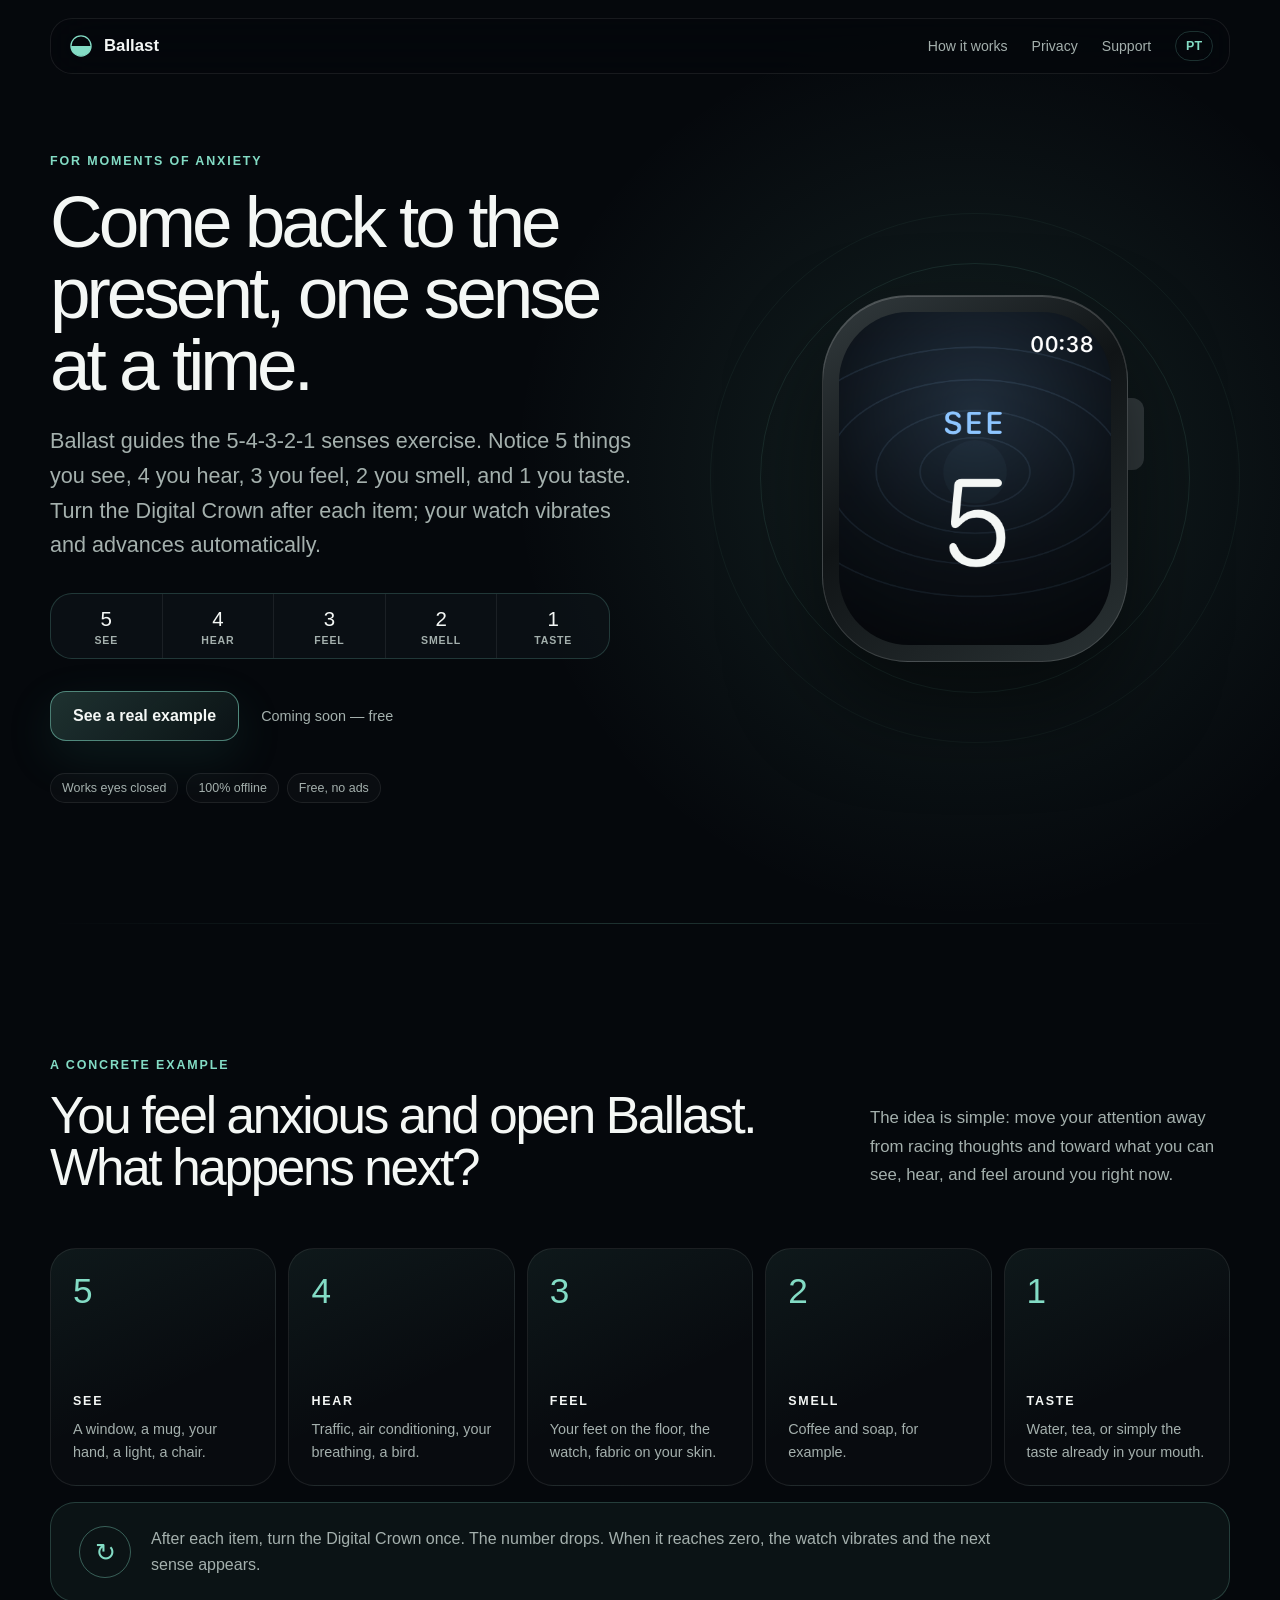
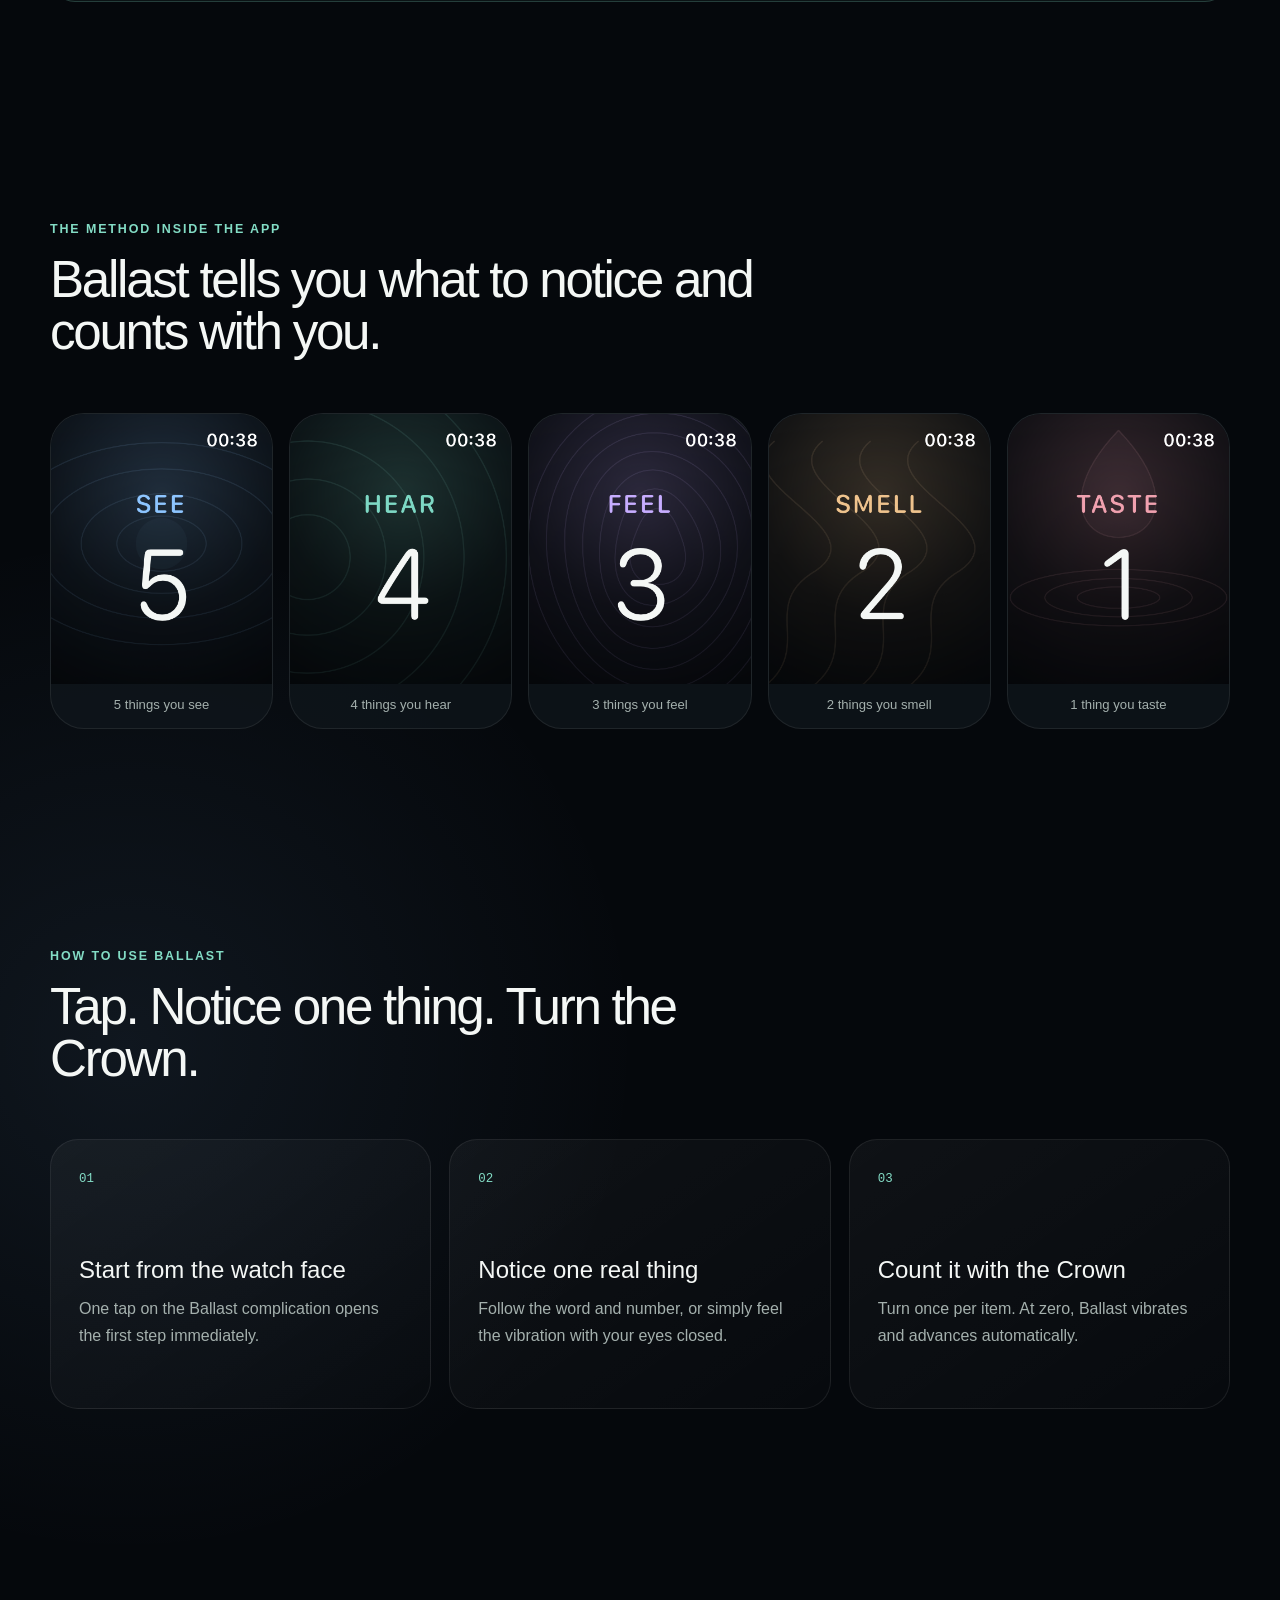
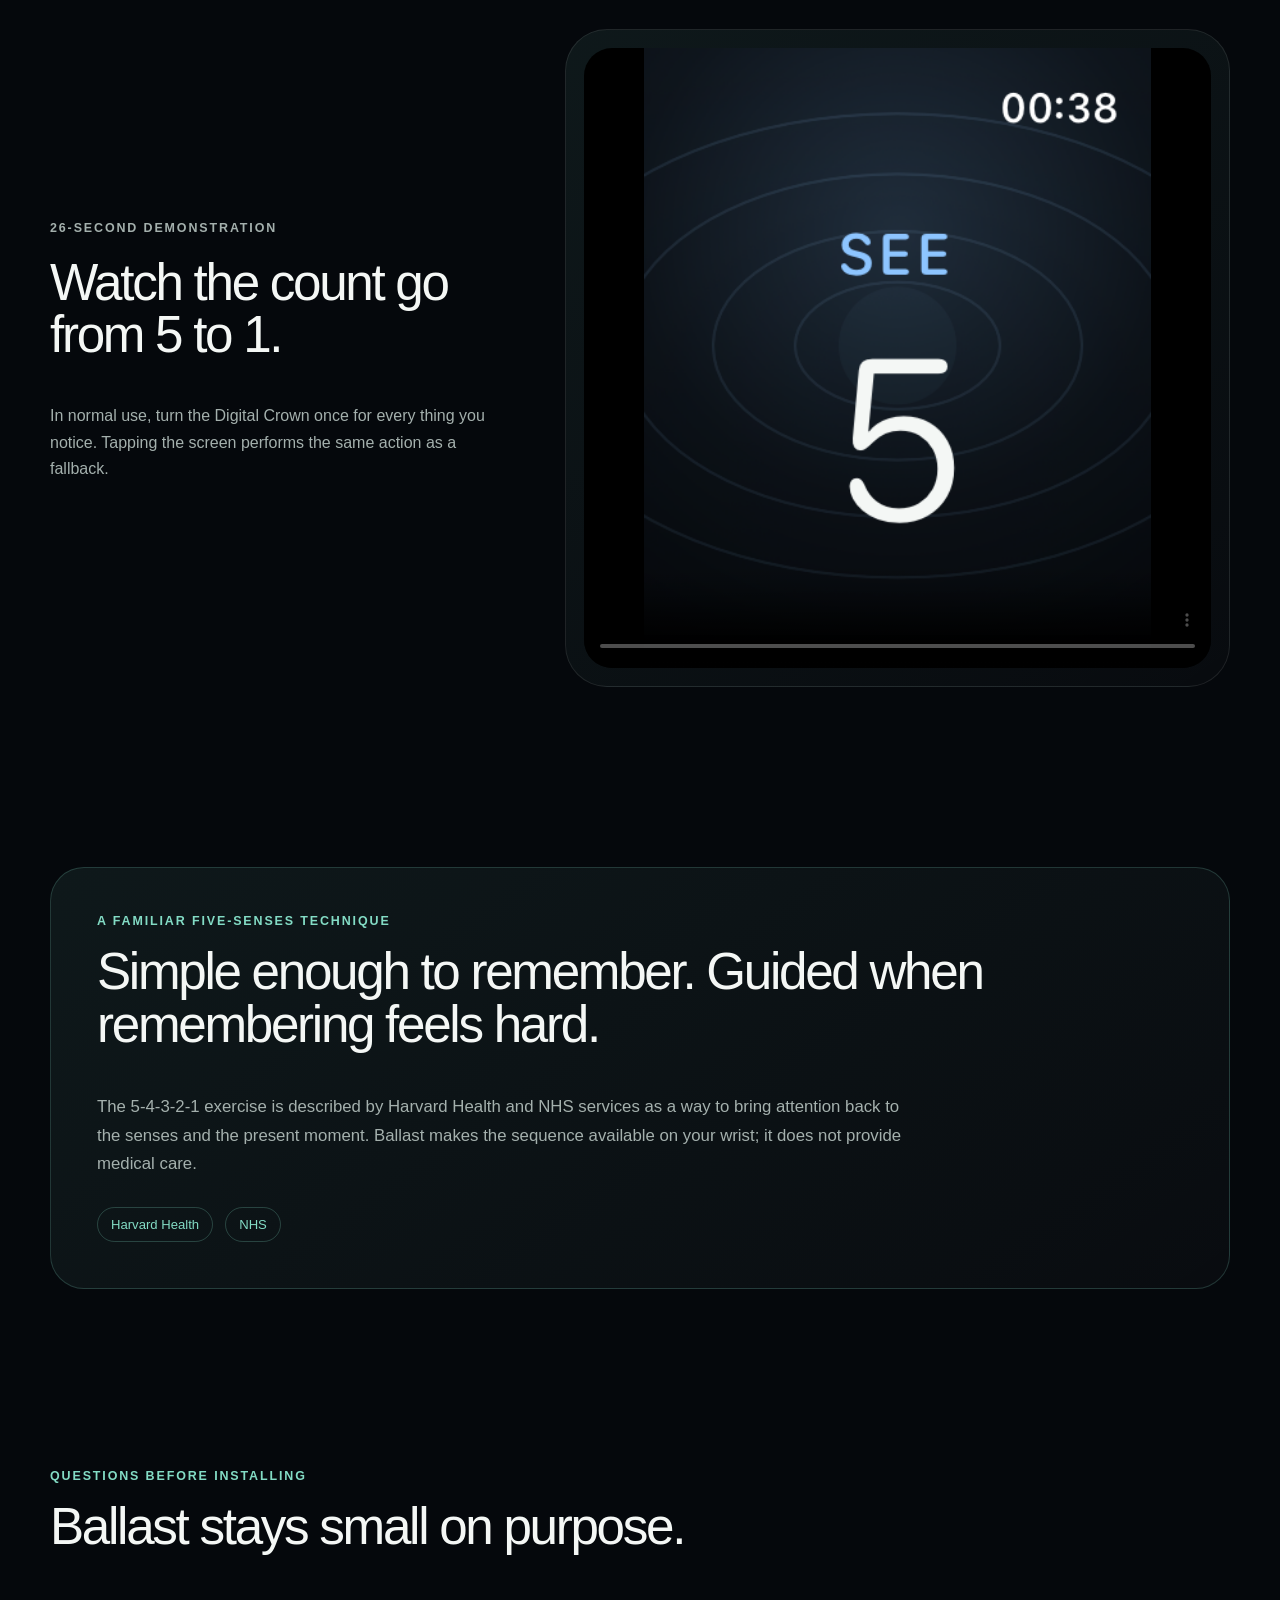
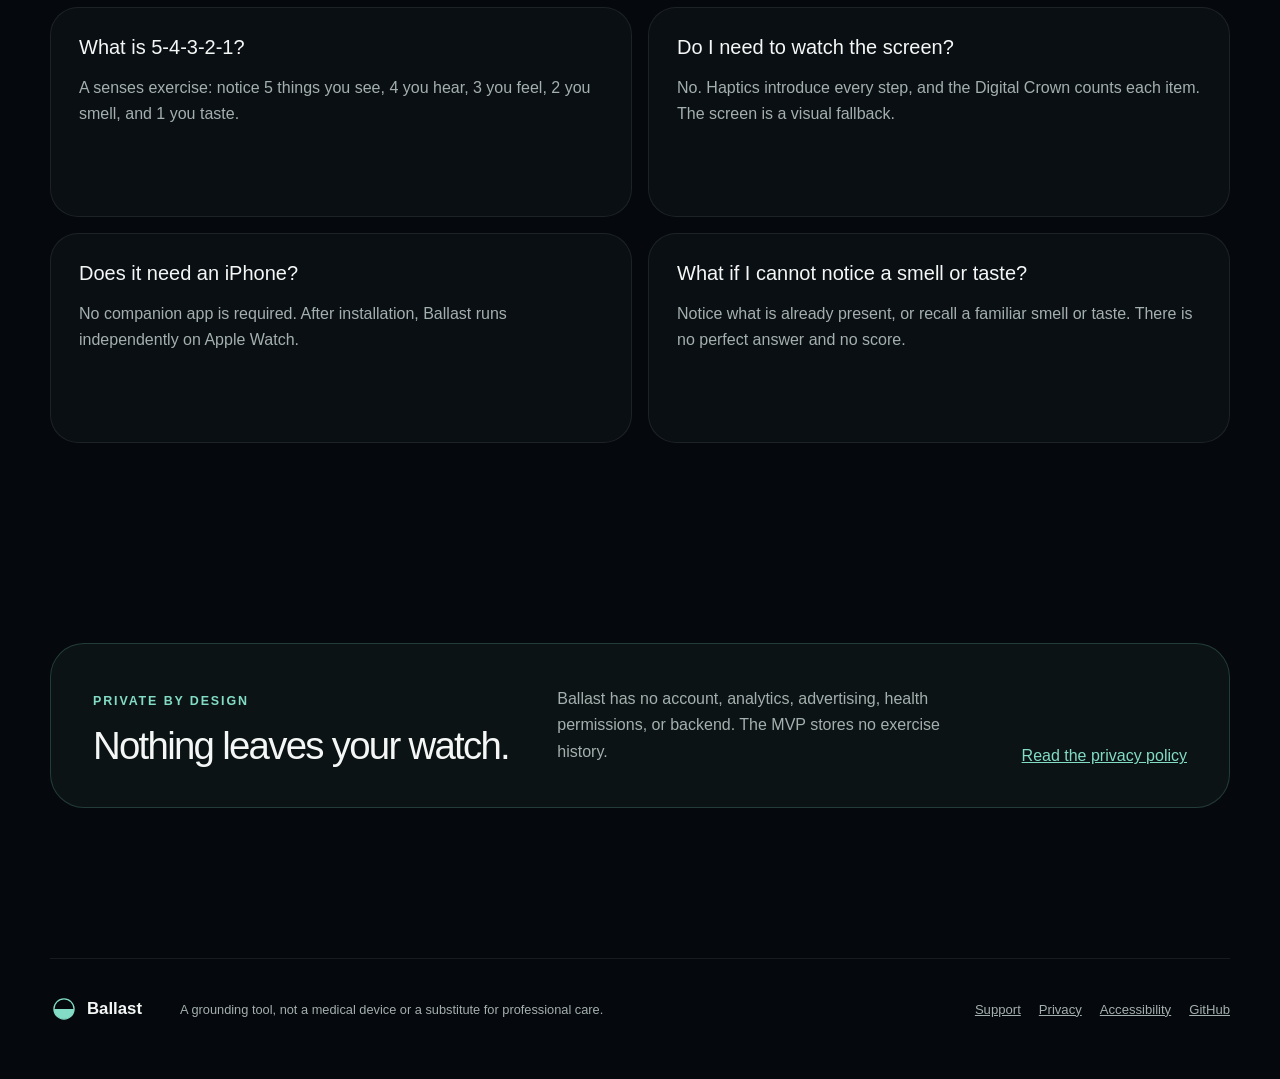
<file: docs/index.html>
<!doctype html>
<html lang="en">
<head>
  <meta charset="utf-8">
  <meta name="viewport" content="width=device-width, initial-scale=1">
  <meta name="theme-color" content="#05080c">
  <meta name="description" content="Ballast is a private, haptic-first grounding exercise for Apple Watch.">
  <meta property="og:type" content="website">
  <meta property="og:title" content="Ballast — Come back to the present">
  <meta property="og:description" content="A private, haptic-first 5-4-3-2-1 exercise for Apple Watch.">
  <meta property="og:url" content="https://addodelgrossi.github.io/ballast/">
  <meta property="og:image" content="https://addodelgrossi.github.io/ballast/assets/screenshots/en-US/02-see.png">
  <meta name="twitter:card" content="summary">
  <title>Ballast — Grounding on your wrist</title>
  <link rel="canonical" href="https://addodelgrossi.github.io/ballast/">
  <link rel="icon" href="assets/ballast-mark.svg" type="image/svg+xml">
  <link rel="stylesheet" href="styles.css">
  <script type="application/ld+json">
    {
      "@context": "https://schema.org",
      "@type": "SoftwareApplication",
      "name": "Ballast",
      "applicationCategory": "HealthApplication",
      "operatingSystem": "watchOS 11 or later",
      "description": "A private, haptic-first 5-4-3-2-1 senses exercise for Apple Watch.",
      "offers": { "@type": "Offer", "price": "0", "priceCurrency": "USD" },
      "url": "https://addodelgrossi.github.io/ballast/"
    }
  </script>
</head>
<body>
  <header class="site-header">
    <a class="brand" href="#top" aria-label="Ballast home">
      <svg class="brand-mark" viewBox="0 0 64 64" aria-hidden="true">
        <circle cx="32" cy="32" r="23" fill="none" stroke="currentColor" stroke-width="3"/>
        <path d="M9 32h46A23 23 0 0 1 9 32Z" fill="currentColor"/>
      </svg>
      <span>Ballast</span>
    </a>
    <nav aria-label="Main navigation">
      <a href="#how" data-en="How it works" data-pt="Como funciona">How it works</a>
      <a href="privacy/" data-en="Privacy" data-pt="Privacidade">Privacy</a>
      <a href="support/" data-en="Support" data-pt="Suporte">Support</a>
      <button class="language-button" type="button" aria-label="Mudar idioma" data-language-toggle>PT</button>
    </nav>
  </header>

  <main id="top">
    <section class="hero section-shell">
      <div class="hero-copy">
        <p class="eyebrow" data-en="For moments of anxiety" data-pt="Para quando a ansiedade apertar">For moments of anxiety</p>
        <h1 data-en="Come back to the present, one sense at a time." data-pt="Seu Apple Watch ajuda você a voltar ao presente.">Come back to the present, one sense at a time.</h1>
        <p class="hero-description" data-en="Ballast guides the 5-4-3-2-1 senses exercise. Notice 5 things you see, 4 you hear, 3 you feel, 2 you smell, and 1 you taste. Turn the Digital Crown after each item; your watch vibrates and advances automatically." data-pt="Ballast guia a técnica dos 5 sentidos 5-4-3-2-1: perceba 5 coisas que vê, 4 que ouve, 3 que sente, 2 cheiros e 1 sabor. A cada item, gire a Coroa. O relógio vibra e avança sozinho.">Ballast guides the 5-4-3-2-1 senses exercise. Notice 5 things you see, 4 you hear, 3 you feel, 2 you smell, and 1 you taste. Turn the Digital Crown after each item; your watch vibrates and advances automatically.</p>
        <div class="method-line" aria-label="5-4-3-2-1 sequence">
          <span><strong>5</strong><small data-en="see" data-pt="veja">see</small></span>
          <span><strong>4</strong><small data-en="hear" data-pt="ouça">hear</small></span>
          <span><strong>3</strong><small data-en="feel" data-pt="sinta">feel</small></span>
          <span><strong>2</strong><small data-en="smell" data-pt="cheire">smell</small></span>
          <span><strong>1</strong><small data-en="taste" data-pt="saboreie">taste</small></span>
        </div>
        <div class="hero-actions">
          <a class="primary-action" href="#example" data-en="See a real example" data-pt="Veja um exemplo real">See a real example</a>
          <span class="availability" data-en="Coming soon — free" data-pt="Em breve — grátis">Coming soon — free</span>
        </div>
        <ul class="feature-pills" aria-label="Product highlights">
          <li data-en="Works eyes closed" data-pt="Funciona de olhos fechados">Works eyes closed</li>
          <li data-en="100% offline" data-pt="100% offline">100% offline</li>
          <li data-en="Free, no ads" data-pt="Grátis, sem anúncios">Free, no ads</li>
        </ul>
      </div>

      <div class="watch-stage" aria-label="Ballast running on Apple Watch">
        <div class="ambient-orbit orbit-one"></div>
        <div class="ambient-orbit orbit-two"></div>
        <div class="watch-case">
          <div class="watch-crown"></div>
          <img src="assets/screenshots/en-US/02-see.png" data-en-src="assets/screenshots/en-US/02-see.png" data-pt-src="assets/screenshots/pt-BR/02-see.png" alt="Ballast showing the first grounding step on Apple Watch">
        </div>
      </div>
    </section>

    <section class="example-section section-shell" id="example" aria-labelledby="example-title">
      <div class="example-intro">
        <p class="eyebrow" data-en="A concrete example" data-pt="Um exemplo concreto">A concrete example</p>
        <h2 id="example-title" data-en="You feel anxious and open Ballast. What happens next?" data-pt="A ansiedade apertou. Você abre o Ballast. E agora?">You feel anxious and open Ballast. What happens next?</h2>
        <p class="grounding-definition" data-en="The idea is simple: move your attention away from racing thoughts and toward what you can see, hear, and feel around you right now." data-pt="A ideia é simples: tirar o foco dos pensamentos acelerados e prestar atenção no que você vê, ouve e sente ao seu redor, agora.">The idea is simple: move your attention away from racing thoughts and toward what you can see, hear, and feel around you right now.</p>
      </div>

      <ol class="example-flow">
        <li>
          <span class="example-count">5</span>
          <div><strong data-en="SEE" data-pt="VEJA">SEE</strong><p data-en="A window, a mug, your hand, a light, a chair." data-pt="Uma janela, uma caneca, sua mão, uma luz, uma cadeira.">A window, a mug, your hand, a light, a chair.</p></div>
        </li>
        <li>
          <span class="example-count">4</span>
          <div><strong data-en="HEAR" data-pt="OUÇA">HEAR</strong><p data-en="Traffic, air conditioning, your breathing, a bird." data-pt="O trânsito, o ar-condicionado, sua respiração, um pássaro.">Traffic, air conditioning, your breathing, a bird.</p></div>
        </li>
        <li>
          <span class="example-count">3</span>
          <div><strong data-en="FEEL" data-pt="SINTA">FEEL</strong><p data-en="Your feet on the floor, the watch, fabric on your skin." data-pt="Seus pés no chão, o relógio no pulso, o tecido na pele.">Your feet on the floor, the watch, fabric on your skin.</p></div>
        </li>
        <li>
          <span class="example-count">2</span>
          <div><strong data-en="SMELL" data-pt="CHEIRE">SMELL</strong><p data-en="Coffee and soap, for example." data-pt="Café e sabonete, por exemplo.">Coffee and soap, for example.</p></div>
        </li>
        <li>
          <span class="example-count">1</span>
          <div><strong data-en="TASTE" data-pt="SABOREIE">TASTE</strong><p data-en="Water, tea, or simply the taste already in your mouth." data-pt="Água, chá ou simplesmente o sabor que já está na sua boca.">Water, tea, or simply the taste already in your mouth.</p></div>
        </li>
      </ol>

      <div class="crown-explanation">
        <div class="crown-icon" aria-hidden="true">↻</div>
        <p data-en="After each item, turn the Digital Crown once. The number drops. When it reaches zero, the watch vibrates and the next sense appears." data-pt="Depois de cada item, gire a Coroa Digital uma vez. O número diminui. Ao chegar a zero, o relógio vibra e o próximo sentido aparece.">After each item, turn the Digital Crown once. The number drops. When it reaches zero, the watch vibrates and the next sense appears.</p>
      </div>
    </section>

    <section class="sensory-section section-shell" aria-labelledby="senses-title">
      <div class="section-heading">
        <p class="eyebrow" data-en="The method inside the app" data-pt="O método dentro do app">The method inside the app</p>
        <h2 id="senses-title" data-en="Ballast tells you what to notice and counts with you." data-pt="Ballast diz o que perceber e faz a contagem com você.">Ballast tells you what to notice and counts with you.</h2>
      </div>
      <div class="sensory-strip">
        <figure><img src="assets/screenshots/en-US/02-see.png" data-en-src="assets/screenshots/en-US/02-see.png" data-pt-src="assets/screenshots/pt-BR/02-see.png" alt="First grounding step"><figcaption data-en="5 things you see" data-pt="5 coisas que você vê">5 things you see</figcaption></figure>
        <figure><img src="assets/screenshots/en-US/03-hear.png" data-en-src="assets/screenshots/en-US/03-hear.png" data-pt-src="assets/screenshots/pt-BR/03-hear.png" alt="Second grounding step"><figcaption data-en="4 things you hear" data-pt="4 coisas que você ouve">4 things you hear</figcaption></figure>
        <figure><img src="assets/screenshots/en-US/04-feel.png" data-en-src="assets/screenshots/en-US/04-feel.png" data-pt-src="assets/screenshots/pt-BR/04-feel.png" alt="Third grounding step"><figcaption data-en="3 things you feel" data-pt="3 coisas que você sente">3 things you feel</figcaption></figure>
        <figure><img src="assets/screenshots/en-US/05-smell.png" data-en-src="assets/screenshots/en-US/05-smell.png" data-pt-src="assets/screenshots/pt-BR/05-smell.png" alt="Fourth grounding step"><figcaption data-en="2 things you smell" data-pt="2 coisas que você cheira">2 things you smell</figcaption></figure>
        <figure><img src="assets/screenshots/en-US/06-taste.png" data-en-src="assets/screenshots/en-US/06-taste.png" data-pt-src="assets/screenshots/pt-BR/06-taste.png" alt="Fifth grounding step"><figcaption data-en="1 thing you taste" data-pt="1 coisa que você saboreia">1 thing you taste</figcaption></figure>
      </div>
    </section>

    <section class="how-section section-shell" id="how" aria-labelledby="how-title">
      <div class="section-heading">
        <p class="eyebrow" data-en="How to use Ballast" data-pt="Como usar o Ballast">How to use Ballast</p>
        <h2 id="how-title" data-en="Tap. Notice one thing. Turn the Crown." data-pt="Toque. Perceba uma coisa. Gire a Coroa.">Tap. Notice one thing. Turn the Crown.</h2>
      </div>
      <div class="steps-grid">
        <article>
          <span class="step-number">01</span>
          <h3 data-en="Start from the watch face" data-pt="Comece pelo mostrador">Start from the watch face</h3>
          <p data-en="One tap on the Ballast complication opens the first step immediately." data-pt="Um toque no ícone do Ballast no mostrador abre a primeira etapa imediatamente.">One tap on the Ballast complication opens the first step immediately.</p>
        </article>
        <article>
          <span class="step-number">02</span>
          <h3 data-en="Notice one real thing" data-pt="Perceba uma coisa real">Notice one real thing</h3>
          <p data-en="Follow the word and number, or simply feel the vibration with your eyes closed." data-pt="Siga a palavra e o número ou apenas sinta a vibração, mesmo de olhos fechados.">Follow the word and number, or simply feel the vibration with your eyes closed.</p>
        </article>
        <article>
          <span class="step-number">03</span>
          <h3 data-en="Count it with the Crown" data-pt="Conte com a Coroa">Count it with the Crown</h3>
          <p data-en="Turn once per item. At zero, Ballast vibrates and advances automatically." data-pt="Gire uma vez por item. Ao zerar, Ballast vibra e avança automaticamente.">Turn once per item. At zero, Ballast vibrates and advances automatically.</p>
        </article>
      </div>
    </section>

    <section class="demo-section section-shell" id="demo" aria-labelledby="demo-title">
      <div class="demo-copy">
        <p class="eyebrow" data-en="26-second demonstration" data-pt="Demonstração de 26 segundos">26-second demonstration</p>
        <h2 id="demo-title" data-en="Watch the count go from 5 to 1." data-pt="Veja a contagem ir de 5 até 1.">Watch the count go from 5 to 1.</h2>
        <p data-en="In normal use, turn the Digital Crown once for every thing you notice. Tapping the screen performs the same action as a fallback." data-pt="No uso normal, gire a Coroa Digital uma vez para cada coisa percebida. Tocar na tela faz a mesma coisa como alternativa.">In normal use, turn the Digital Crown once for every thing you notice. Tapping the screen performs the same action as a fallback.</p>
      </div>
      <div class="video-shell">
        <video controls muted playsinline preload="metadata" poster="assets/screenshots/en-US/02-see.png" data-en-poster="assets/screenshots/en-US/02-see.png" data-pt-poster="assets/screenshots/pt-BR/02-see.png">
          <source src="assets/ballast-demo.mp4" type="video/mp4">
          <span data-en="Your browser does not support embedded video." data-pt="Seu navegador não suporta vídeo incorporado.">Your browser does not support embedded video.</span>
        </video>
      </div>
    </section>

    <section class="evidence-callout section-shell" aria-labelledby="evidence-title">
      <p class="eyebrow" data-en="A familiar five-senses technique" data-pt="Uma técnica conhecida dos 5 sentidos">A familiar five-senses technique</p>
      <h2 id="evidence-title" data-en="Simple enough to remember. Guided when remembering feels hard." data-pt="Simples de lembrar. Guiada quando lembrar parece difícil.">Simple enough to remember. Guided when remembering feels hard.</h2>
      <p data-en="The 5-4-3-2-1 exercise is described by Harvard Health and NHS services as a way to bring attention back to the senses and the present moment. Ballast makes the sequence available on your wrist; it does not provide medical care." data-pt="A técnica 5-4-3-2-1 é descrita pela Harvard Health e por serviços do NHS como uma forma de direcionar a atenção aos sentidos e ao momento presente. Ballast coloca essa sequência no pulso; não oferece cuidado médico.">The 5-4-3-2-1 exercise is described by Harvard Health and NHS services as a way to bring attention back to the senses and the present moment. Ballast makes the sequence available on your wrist; it does not provide medical care.</p>
      <div class="evidence-links">
        <a href="https://www.health.harvard.edu/mindscape/for-young-people/what-creates-mental-wellness/try-grounding-exercises" rel="noopener">Harvard Health</a>
        <a href="https://www.hampshirehospitals.nhs.uk/our-services/az-departments-and-specialties/maternity-hampshire-hospitals/baby-loss-bereavement-support/help-and-support/self-help" rel="noopener">NHS</a>
      </div>
    </section>

    <section class="faq-section section-shell" id="faq" aria-labelledby="faq-title">
      <div class="section-heading">
        <p class="eyebrow" data-en="Questions before installing" data-pt="Dúvidas antes de instalar">Questions before installing</p>
        <h2 id="faq-title" data-en="Ballast stays small on purpose." data-pt="Ballast é simples de propósito.">Ballast stays small on purpose.</h2>
      </div>
      <div class="faq-grid">
        <article>
          <h3 data-en="What is 5-4-3-2-1?" data-pt="O que é 5-4-3-2-1?">What is 5-4-3-2-1?</h3>
          <p data-en="A senses exercise: notice 5 things you see, 4 you hear, 3 you feel, 2 you smell, and 1 you taste." data-pt="Uma técnica dos sentidos: perceba 5 coisas que vê, 4 que ouve, 3 que sente, 2 cheiros e 1 sabor.">A senses exercise: notice 5 things you see, 4 you hear, 3 you feel, 2 you smell, and 1 you taste.</p>
        </article>
        <article>
          <h3 data-en="Do I need to watch the screen?" data-pt="Preciso olhar para a tela?">Do I need to watch the screen?</h3>
          <p data-en="No. Haptics introduce every step, and the Digital Crown counts each item. The screen is a visual fallback." data-pt="Não. Vibrações apresentam cada etapa e a Coroa Digital conta os itens. A tela funciona como apoio visual.">No. Haptics introduce every step, and the Digital Crown counts each item. The screen is a visual fallback.</p>
        </article>
        <article>
          <h3 data-en="Does it need an iPhone?" data-pt="Precisa do iPhone?">Does it need an iPhone?</h3>
          <p data-en="No companion app is required. After installation, Ballast runs independently on Apple Watch." data-pt="Não precisa de app complementar. Depois de instalado, Ballast funciona de forma independente no Apple Watch.">No companion app is required. After installation, Ballast runs independently on Apple Watch.</p>
        </article>
        <article>
          <h3 data-en="What if I cannot notice a smell or taste?" data-pt="E se eu não perceber um cheiro ou sabor?">What if I cannot notice a smell or taste?</h3>
          <p data-en="Notice what is already present, or recall a familiar smell or taste. There is no perfect answer and no score." data-pt="Perceba o que já está presente ou lembre de um cheiro ou sabor familiar. Não existe resposta perfeita nem pontuação.">Notice what is already present, or recall a familiar smell or taste. There is no perfect answer and no score.</p>
        </article>
      </div>
    </section>

    <section class="privacy-callout section-shell">
      <div>
        <p class="eyebrow" data-en="Private by design" data-pt="Privado por princípio">Private by design</p>
        <h2 data-en="Nothing leaves your watch." data-pt="Nada sai do seu relógio.">Nothing leaves your watch.</h2>
      </div>
      <p data-en="Ballast has no account, analytics, advertising, health permissions, or backend. The MVP stores no exercise history." data-pt="Ballast não tem conta, analytics, anúncios, permissões de saúde ou backend. O MVP não armazena histórico de exercícios.">Ballast has no account, analytics, advertising, health permissions, or backend. The MVP stores no exercise history.</p>
      <a href="privacy/" data-en="Read the privacy policy" data-pt="Leia a política de privacidade">Read the privacy policy</a>
    </section>
  </main>

  <footer class="site-footer section-shell">
    <div class="brand footer-brand">
      <svg class="brand-mark" viewBox="0 0 64 64" aria-hidden="true">
        <circle cx="32" cy="32" r="23" fill="none" stroke="currentColor" stroke-width="3"/>
        <path d="M9 32h46A23 23 0 0 1 9 32Z" fill="currentColor"/>
      </svg>
      <span>Ballast</span>
    </div>
    <p data-en="A grounding tool, not a medical device or a substitute for professional care." data-pt="Uma ferramenta para ajudar você a voltar ao presente. Não substitui cuidado profissional.">A grounding tool, not a medical device or a substitute for professional care.</p>
    <div class="footer-links">
      <a href="support/" data-en="Support" data-pt="Suporte">Support</a>
      <a href="privacy/" data-en="Privacy" data-pt="Privacidade">Privacy</a>
      <a href="accessibility/" data-en="Accessibility" data-pt="Acessibilidade">Accessibility</a>
      <a href="https://github.com/addodelgrossi/ballast">GitHub</a>
    </div>
  </footer>

  <script src="site.js?v=2"></script>
</body>
</html>
</file>
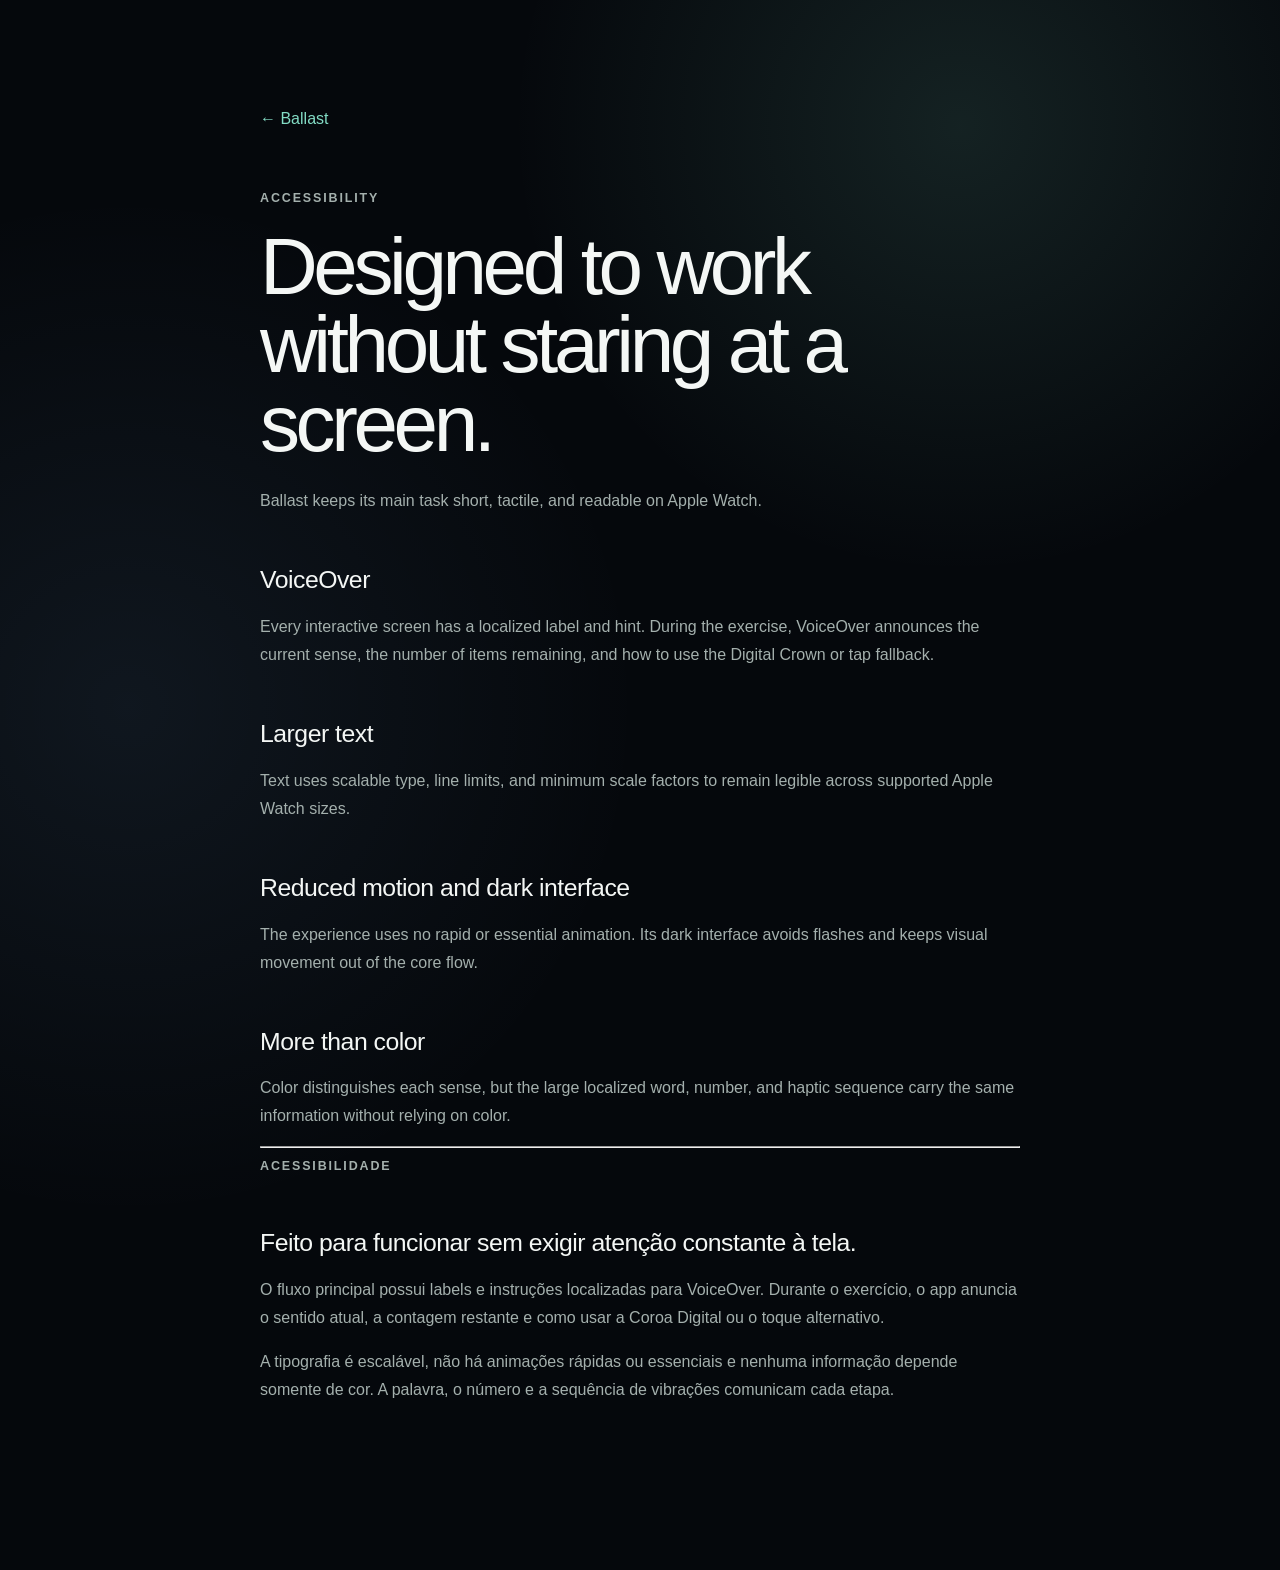
<file: docs/accessibility/index.html>
<!doctype html>
<html lang="en">
<head>
  <meta charset="utf-8">
  <meta name="viewport" content="width=device-width, initial-scale=1">
  <meta name="theme-color" content="#05080c">
  <meta name="description" content="Accessibility support in the Ballast Apple Watch app.">
  <meta property="og:type" content="website">
  <meta property="og:title" content="Accessibility — Ballast">
  <meta property="og:description" content="How Ballast supports VoiceOver, larger text, reduced motion, and eyes-closed use.">
  <meta property="og:url" content="https://addodelgrossi.github.io/ballast/accessibility/">
  <title>Accessibility — Ballast</title>
  <link rel="canonical" href="https://addodelgrossi.github.io/ballast/accessibility/">
  <link rel="icon" href="../assets/ballast-mark.svg" type="image/svg+xml">
  <link rel="stylesheet" href="../styles.css">
</head>
<body class="legal-page">
  <main class="legal-content">
    <a class="back-link" href="../">← Ballast</a>
    <p class="eyebrow">Accessibility</p>
    <h1>Designed to work without staring at a screen.</h1>
    <p>Ballast keeps its main task short, tactile, and readable on Apple Watch.</p>

    <h2>VoiceOver</h2>
    <p>Every interactive screen has a localized label and hint. During the exercise, VoiceOver announces the current sense, the number of items remaining, and how to use the Digital Crown or tap fallback.</p>

    <h2>Larger text</h2>
    <p>Text uses scalable type, line limits, and minimum scale factors to remain legible across supported Apple Watch sizes.</p>

    <h2>Reduced motion and dark interface</h2>
    <p>The experience uses no rapid or essential animation. Its dark interface avoids flashes and keeps visual movement out of the core flow.</p>

    <h2>More than color</h2>
    <p>Color distinguishes each sense, but the large localized word, number, and haptic sequence carry the same information without relying on color.</p>

    <hr>

    <p class="eyebrow">Acessibilidade</p>
    <h2>Feito para funcionar sem exigir atenção constante à tela.</h2>
    <p>O fluxo principal possui labels e instruções localizadas para VoiceOver. Durante o exercício, o app anuncia o sentido atual, a contagem restante e como usar a Coroa Digital ou o toque alternativo.</p>
    <p>A tipografia é escalável, não há animações rápidas ou essenciais e nenhuma informação depende somente de cor. A palavra, o número e a sequência de vibrações comunicam cada etapa.</p>
  </main>
</body>
</html>
</file>
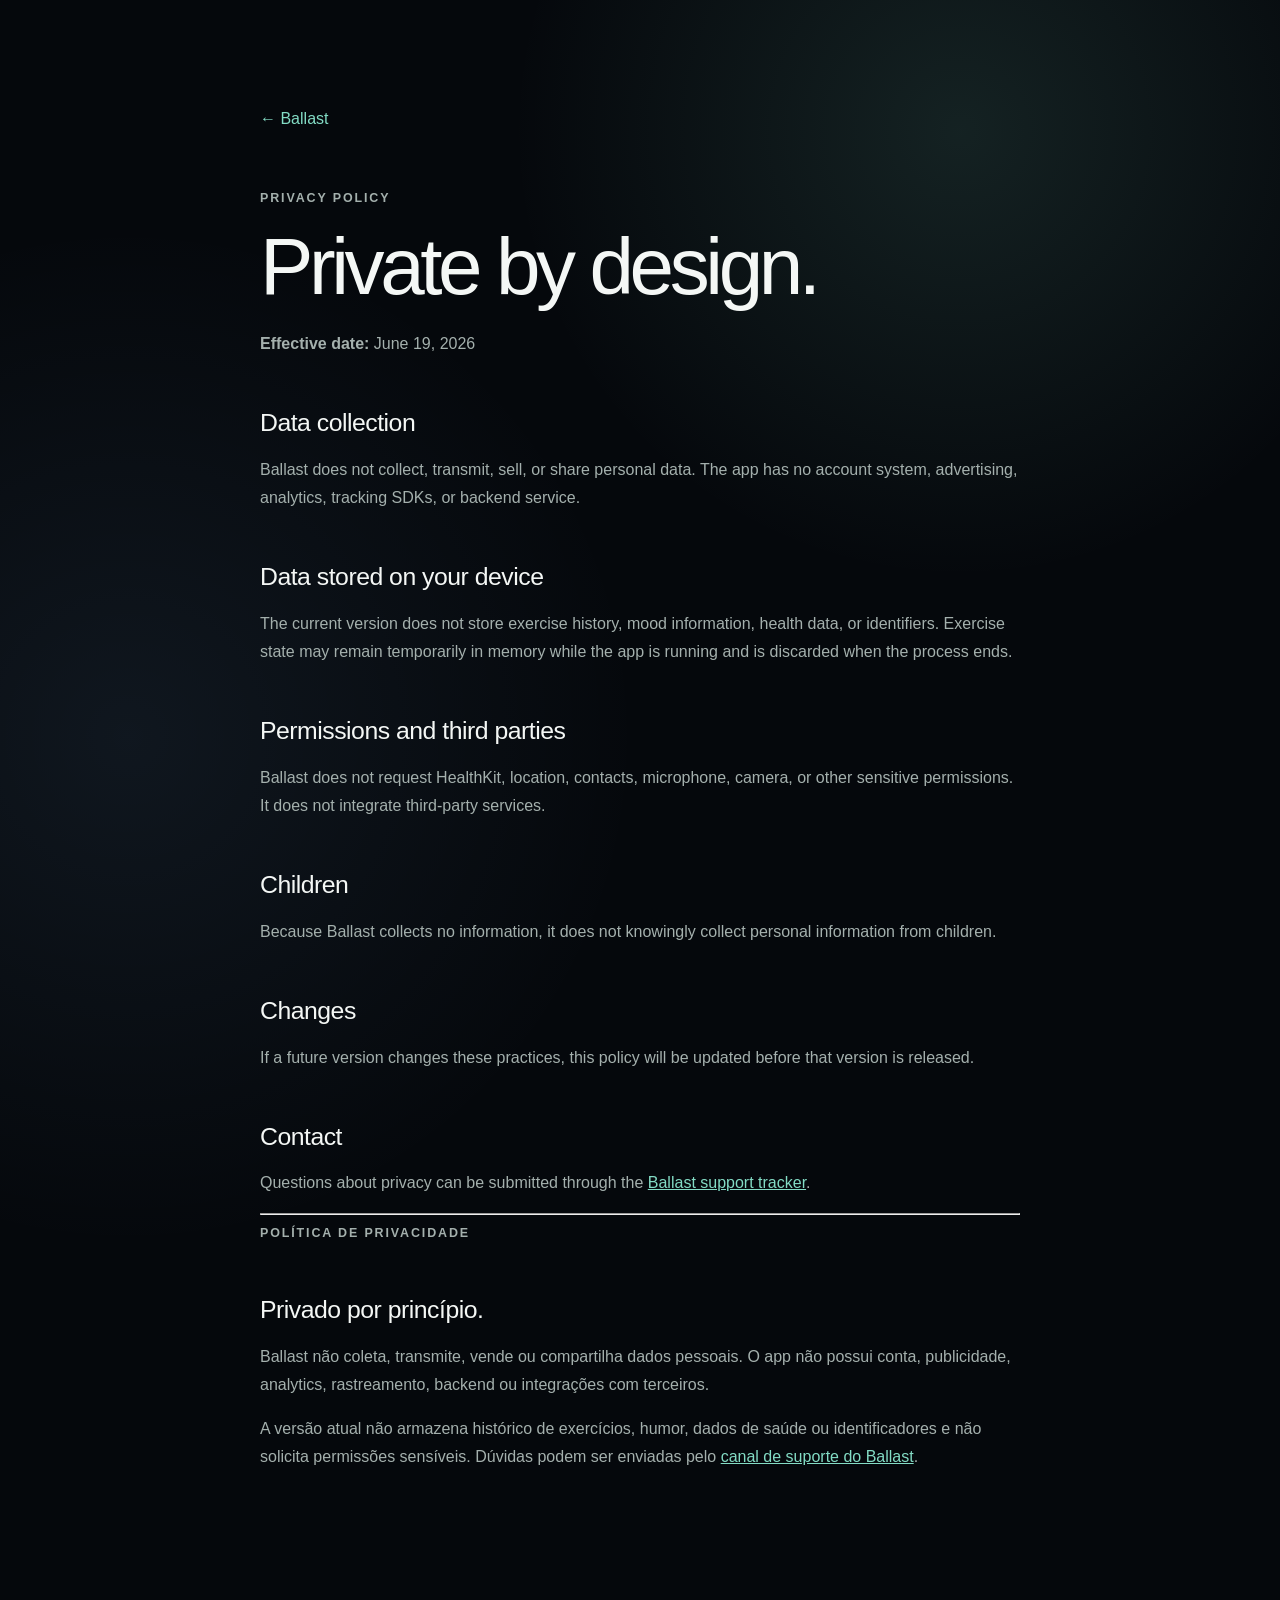
<file: docs/privacy/index.html>
<!doctype html>
<html lang="en">
<head>
  <meta charset="utf-8">
  <meta name="viewport" content="width=device-width, initial-scale=1">
  <meta name="theme-color" content="#05080c">
  <meta name="description" content="Ballast privacy policy.">
  <title>Privacy — Ballast</title>
  <link rel="canonical" href="https://addodelgrossi.github.io/ballast/privacy/">
  <link rel="icon" href="../assets/ballast-mark.svg" type="image/svg+xml">
  <link rel="stylesheet" href="../styles.css">
</head>
<body class="legal-page">
  <main class="legal-content">
    <a class="back-link" href="../">← Ballast</a>
    <p class="eyebrow">Privacy policy</p>
    <h1>Private by design.</h1>
    <p><strong>Effective date:</strong> June 19, 2026</p>

    <h2>Data collection</h2>
    <p>Ballast does not collect, transmit, sell, or share personal data. The app has no account system, advertising, analytics, tracking SDKs, or backend service.</p>

    <h2>Data stored on your device</h2>
    <p>The current version does not store exercise history, mood information, health data, or identifiers. Exercise state may remain temporarily in memory while the app is running and is discarded when the process ends.</p>

    <h2>Permissions and third parties</h2>
    <p>Ballast does not request HealthKit, location, contacts, microphone, camera, or other sensitive permissions. It does not integrate third-party services.</p>

    <h2>Children</h2>
    <p>Because Ballast collects no information, it does not knowingly collect personal information from children.</p>

    <h2>Changes</h2>
    <p>If a future version changes these practices, this policy will be updated before that version is released.</p>

    <h2>Contact</h2>
    <p>Questions about privacy can be submitted through the <a href="https://github.com/addodelgrossi/ballast/issues">Ballast support tracker</a>.</p>

    <hr>

    <p class="eyebrow">Política de privacidade</p>
    <h2>Privado por princípio.</h2>
    <p>Ballast não coleta, transmite, vende ou compartilha dados pessoais. O app não possui conta, publicidade, analytics, rastreamento, backend ou integrações com terceiros.</p>
    <p>A versão atual não armazena histórico de exercícios, humor, dados de saúde ou identificadores e não solicita permissões sensíveis. Dúvidas podem ser enviadas pelo <a href="https://github.com/addodelgrossi/ballast/issues">canal de suporte do Ballast</a>.</p>
  </main>
</body>
</html>
</file>
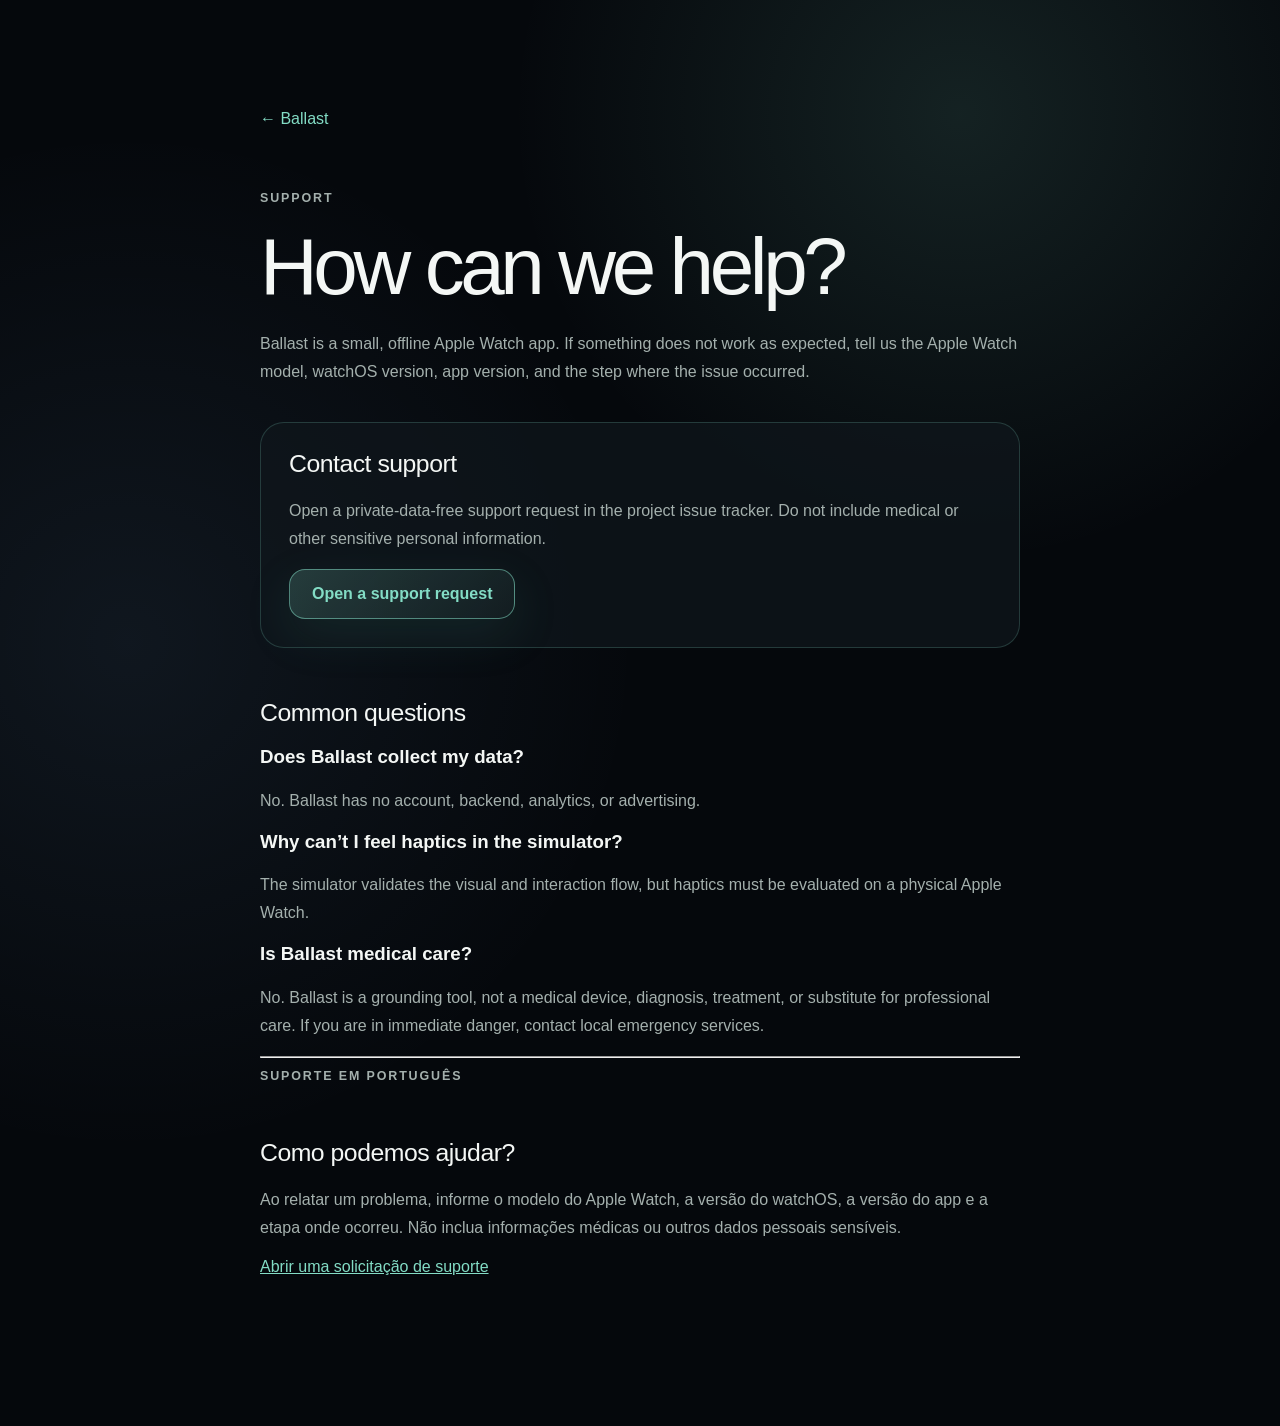
<file: docs/support/index.html>
<!doctype html>
<html lang="en">
<head>
  <meta charset="utf-8">
  <meta name="viewport" content="width=device-width, initial-scale=1">
  <meta name="theme-color" content="#05080c">
  <meta name="description" content="Support for the Ballast Apple Watch app.">
  <title>Support — Ballast</title>
  <link rel="canonical" href="https://addodelgrossi.github.io/ballast/support/">
  <link rel="icon" href="../assets/ballast-mark.svg" type="image/svg+xml">
  <link rel="stylesheet" href="../styles.css">
</head>
<body class="legal-page">
  <main class="legal-content">
    <a class="back-link" href="../">← Ballast</a>
    <p class="eyebrow">Support</p>
    <h1>How can we help?</h1>
    <p>Ballast is a small, offline Apple Watch app. If something does not work as expected, tell us the Apple Watch model, watchOS version, app version, and the step where the issue occurred.</p>

    <div class="support-card">
      <h2>Contact support</h2>
      <p>Open a private-data-free support request in the project issue tracker. Do not include medical or other sensitive personal information.</p>
      <a class="primary-action" href="https://github.com/addodelgrossi/ballast/issues/new">Open a support request</a>
    </div>

    <h2>Common questions</h2>
    <h3>Does Ballast collect my data?</h3>
    <p>No. Ballast has no account, backend, analytics, or advertising.</p>
    <h3>Why can’t I feel haptics in the simulator?</h3>
    <p>The simulator validates the visual and interaction flow, but haptics must be evaluated on a physical Apple Watch.</p>
    <h3>Is Ballast medical care?</h3>
    <p>No. Ballast is a grounding tool, not a medical device, diagnosis, treatment, or substitute for professional care. If you are in immediate danger, contact local emergency services.</p>

    <hr>

    <p class="eyebrow">Suporte em português</p>
    <h2>Como podemos ajudar?</h2>
    <p>Ao relatar um problema, informe o modelo do Apple Watch, a versão do watchOS, a versão do app e a etapa onde ocorreu. Não inclua informações médicas ou outros dados pessoais sensíveis.</p>
    <a href="https://github.com/addodelgrossi/ballast/issues/new">Abrir uma solicitação de suporte</a>
  </main>
</body>
</html>
</file>
<file: docs/styles.css>
:root {
  color-scheme: dark;
  --background: #05080c;
  --surface: rgba(16, 23, 29, 0.72);
  --surface-strong: #10171d;
  --text: #f4f7f5;
  --muted: #a4b0ad;
  --accent: #83dcc5;
  --line: rgba(131, 220, 197, 0.2);
  --max-width: 1180px;
}

* { box-sizing: border-box; }

html { scroll-behavior: smooth; }

body {
  margin: 0;
  color: var(--text);
  background:
    radial-gradient(circle at 75% 8%, rgba(131, 220, 197, 0.12), transparent 28rem),
    radial-gradient(circle at 10% 45%, rgba(141, 197, 255, 0.08), transparent 32rem),
    var(--background);
  font-family: -apple-system, BlinkMacSystemFont, "SF Pro Display", "Segoe UI", sans-serif;
  -webkit-font-smoothing: antialiased;
}

a { color: inherit; }

img { display: block; max-width: 100%; }

.section-shell {
  width: min(calc(100% - 40px), var(--max-width));
  margin-inline: auto;
}

.site-header {
  position: sticky;
  z-index: 10;
  top: 0;
  display: flex;
  align-items: center;
  justify-content: space-between;
  width: min(calc(100% - 40px), var(--max-width));
  margin: 18px auto 0;
  padding: 12px 16px;
  border: 1px solid rgba(255,255,255,0.08);
  border-radius: 22px;
  background: rgba(5, 8, 12, 0.72);
  backdrop-filter: blur(22px) saturate(130%);
}

.brand {
  display: inline-flex;
  align-items: center;
  gap: 9px;
  color: var(--text);
  font-size: 1.05rem;
  font-weight: 650;
  text-decoration: none;
}

.brand-mark { width: 28px; color: var(--accent); }

nav { display: flex; align-items: center; gap: 24px; }

nav a {
  color: var(--muted);
  font-size: 0.88rem;
  text-decoration: none;
}

nav a:hover { color: var(--text); }

.language-button {
  border: 1px solid var(--line);
  border-radius: 999px;
  padding: 7px 10px;
  color: var(--accent);
  background: transparent;
  cursor: pointer;
  font: inherit;
  font-size: 0.78rem;
  font-weight: 700;
}

.hero {
  min-height: 820px;
  display: grid;
  grid-template-columns: 1.08fr 0.92fr;
  align-items: center;
  gap: 72px;
  padding-block: 80px 120px;
}

.eyebrow {
  margin: 0 0 18px;
  color: var(--accent);
  font-size: 0.78rem;
  font-weight: 700;
  letter-spacing: 0.15em;
  text-transform: uppercase;
}

h1, h2, h3, p { margin-top: 0; }

h1 {
  max-width: 690px;
  margin-bottom: 24px;
  font-size: clamp(3rem, 5.7vw, 5.5rem);
  font-weight: 430;
  letter-spacing: -0.055em;
  line-height: 0.98;
}

h2 {
  max-width: 760px;
  font-size: clamp(2.3rem, 4vw, 4.25rem);
  font-weight: 440;
  letter-spacing: -0.045em;
  line-height: 1.02;
}

.hero-description {
  max-width: 620px;
  color: var(--muted);
  font-size: clamp(1.08rem, 2vw, 1.35rem);
  line-height: 1.6;
}

.method-line {
  display: grid;
  grid-template-columns: repeat(5, minmax(0, 1fr));
  width: min(100%, 560px);
  margin-top: 30px;
  overflow: hidden;
  border: 1px solid rgba(131, 220, 197, 0.2);
  border-radius: 22px;
  background: rgba(16, 23, 29, 0.54);
}

.method-line span {
  display: flex;
  min-width: 0;
  flex-direction: column;
  align-items: center;
  gap: 3px;
  padding: 13px 6px 12px;
  border-right: 1px solid rgba(255,255,255,0.07);
}

.method-line span:last-child { border-right: 0; }

.method-line strong {
  color: var(--text);
  font-size: 1.28rem;
  font-weight: 520;
}

.method-line small {
  overflow: hidden;
  max-width: 100%;
  color: var(--muted);
  font-size: 0.66rem;
  font-weight: 650;
  letter-spacing: 0.08em;
  text-overflow: ellipsis;
  text-transform: uppercase;
  white-space: nowrap;
}

.hero-actions { display: flex; align-items: center; gap: 22px; margin-top: 32px; }

.primary-action {
  display: inline-flex;
  min-height: 50px;
  align-items: center;
  padding: 0 22px;
  border: 1px solid rgba(131, 220, 197, 0.52);
  border-radius: 16px;
  background: linear-gradient(135deg, rgba(131,220,197,0.2), rgba(131,220,197,0.05));
  box-shadow: 0 16px 48px rgba(57, 150, 127, 0.14);
  font-weight: 650;
  text-decoration: none;
}

.availability { color: var(--muted); font-size: 0.9rem; }

.feature-pills { display: flex; flex-wrap: wrap; gap: 8px; padding: 0; margin: 32px 0 0; list-style: none; }

.feature-pills li {
  padding: 7px 11px;
  border: 1px solid rgba(255,255,255,0.08);
  border-radius: 999px;
  color: var(--muted);
  background: rgba(255,255,255,0.025);
  font-size: 0.78rem;
}

.watch-stage {
  position: relative;
  display: grid;
  min-height: 530px;
  place-items: center;
}

.ambient-orbit {
  position: absolute;
  border: 1px solid rgba(131,220,197,0.1);
  border-radius: 50%;
}

.orbit-one { width: 430px; height: 430px; }
.orbit-two { width: 530px; height: 530px; opacity: 0.5; }

.watch-case {
  position: relative;
  width: 306px;
  padding: 16px;
  border: 1px solid rgba(255,255,255,0.14);
  border-radius: 86px;
  background: linear-gradient(145deg, #333b3e, #101416 45%, #2a3234);
  box-shadow: 0 45px 90px rgba(0,0,0,0.52), inset 0 1px rgba(255,255,255,0.18);
}

.watch-case img { width: 100%; border-radius: 70px; }

.watch-crown {
  position: absolute;
  z-index: -1;
  right: -17px;
  top: 102px;
  width: 18px;
  height: 72px;
  border-radius: 0 12px 12px 0;
  background: #323a3d;
  box-shadow: inset 1px 0 rgba(255,255,255,0.12);
}

.example-section, .sensory-section, .how-section, .demo-section, .faq-section { padding-block: 110px; }

.example-section {
  position: relative;
  padding-top: 135px;
}

.example-section::before {
  position: absolute;
  top: 0;
  right: 0;
  left: 0;
  height: 1px;
  background: linear-gradient(90deg, transparent, var(--line), transparent);
  content: "";
}

.example-intro {
  display: grid;
  grid-template-columns: minmax(0, 1.35fr) minmax(280px, 0.65fr);
  column-gap: 72px;
  align-items: end;
}

.example-intro .eyebrow { grid-column: 1 / -1; }
.example-intro h2 { margin-bottom: 0; }

.grounding-definition {
  margin-bottom: 5px;
  color: var(--muted);
  font-size: 1.05rem;
  line-height: 1.68;
}

.example-flow {
  display: grid;
  grid-template-columns: repeat(5, minmax(0, 1fr));
  gap: 12px;
  padding: 0;
  margin: 54px 0 16px;
  list-style: none;
}

.example-flow li {
  display: flex;
  min-height: 238px;
  flex-direction: column;
  justify-content: space-between;
  padding: 22px;
  border: 1px solid rgba(255,255,255,0.08);
  border-radius: 26px;
  background: linear-gradient(155deg, rgba(131,220,197,0.08), rgba(255,255,255,0.014) 58%);
}

.example-count {
  color: var(--accent);
  font-size: 2.2rem;
  font-weight: 420;
  letter-spacing: -0.04em;
}

.example-flow strong {
  display: block;
  margin-bottom: 10px;
  font-size: 0.78rem;
  font-weight: 750;
  letter-spacing: 0.14em;
}

.example-flow p {
  margin: 0;
  color: var(--muted);
  font-size: 0.9rem;
  line-height: 1.55;
}

.crown-explanation {
  display: flex;
  align-items: center;
  gap: 20px;
  padding: 23px 28px;
  border: 1px solid rgba(131,220,197,0.22);
  border-radius: 25px;
  background: rgba(131,220,197,0.05);
}

.crown-icon {
  display: grid;
  width: 52px;
  height: 52px;
  flex: 0 0 52px;
  place-items: center;
  border: 1px solid rgba(131,220,197,0.38);
  border-radius: 50%;
  color: var(--accent);
  font-size: 1.55rem;
}

.crown-explanation p {
  max-width: 850px;
  margin: 0;
  color: var(--muted);
  font-size: 1rem;
  line-height: 1.6;
}

.section-heading { margin-bottom: 54px; }

.sensory-strip {
  display: grid;
  grid-template-columns: repeat(5, 1fr);
  gap: 16px;
}

.sensory-strip figure {
  margin: 0;
  overflow: hidden;
  border: 1px solid rgba(255,255,255,0.08);
  border-radius: 34px;
  background: var(--surface);
}

.sensory-strip img { width: 100%; }

.sensory-strip figcaption {
  padding: 13px 16px 16px;
  color: var(--muted);
  font-size: 0.82rem;
  text-align: center;
}

.steps-grid {
  display: grid;
  grid-template-columns: repeat(3, 1fr);
  gap: 18px;
}

.steps-grid article {
  min-height: 270px;
  padding: 28px;
  border: 1px solid rgba(255,255,255,0.08);
  border-radius: 28px;
  background: linear-gradient(145deg, rgba(255,255,255,0.045), rgba(255,255,255,0.012));
}

.step-number { color: var(--accent); font-family: ui-monospace, monospace; font-size: 0.78rem; }
.steps-grid h3 { margin: 70px 0 12px; font-size: 1.5rem; font-weight: 520; }
.steps-grid p, .demo-copy > p, .privacy-callout > p { color: var(--muted); line-height: 1.65; }

.demo-section {
  display: grid;
  grid-template-columns: 0.8fr 1.2fr;
  align-items: center;
  gap: 72px;
}

.video-shell {
  padding: 18px;
  border: 1px solid rgba(255,255,255,0.09);
  border-radius: 42px;
  background: linear-gradient(145deg, rgba(131,220,197,0.08), rgba(255,255,255,0.015));
}

.video-shell video {
  display: block;
  width: 100%;
  max-height: 620px;
  border-radius: 28px;
  background: #000;
}

.evidence-callout {
  margin-block: 70px;
  padding: 46px;
  border: 1px solid var(--line);
  border-radius: 34px;
  background: linear-gradient(145deg, rgba(131,220,197,0.08), rgba(255,255,255,0.018));
}

.evidence-callout h2 { max-width: 900px; }
.evidence-callout > p:not(.eyebrow) { max-width: 820px; color: var(--muted); font-size: 1.05rem; line-height: 1.7; }
.evidence-links { display: flex; flex-wrap: wrap; gap: 12px; margin-top: 28px; }
.evidence-links a {
  padding: 9px 13px;
  border: 1px solid rgba(131,220,197,0.24);
  border-radius: 999px;
  color: var(--accent);
  font-size: 0.82rem;
  text-decoration: none;
}

.faq-grid {
  display: grid;
  grid-template-columns: repeat(2, minmax(0, 1fr));
  gap: 16px;
}

.faq-grid article {
  min-height: 210px;
  padding: 28px;
  border: 1px solid rgba(255,255,255,0.08);
  border-radius: 28px;
  background: rgba(16,23,29,0.52);
}

.faq-grid h3 { margin-bottom: 16px; font-size: 1.25rem; font-weight: 540; }
.faq-grid p { margin-bottom: 0; color: var(--muted); line-height: 1.65; }

.privacy-callout {
  display: grid;
  grid-template-columns: 1fr 1fr auto;
  align-items: end;
  gap: 42px;
  margin-block: 90px 150px;
  padding: 42px;
  border: 1px solid var(--line);
  border-radius: 34px;
  background: rgba(131,220,197,0.05);
}

.privacy-callout h2 { margin-bottom: 0; font-size: clamp(2rem, 3vw, 3rem); }
.privacy-callout > p { margin-bottom: 0; }
.privacy-callout > a { color: var(--accent); white-space: nowrap; }

.site-footer {
  display: grid;
  grid-template-columns: auto 1fr auto;
  align-items: center;
  gap: 38px;
  padding-block: 36px 56px;
  border-top: 1px solid rgba(255,255,255,0.08);
}

.site-footer p { max-width: 620px; margin: 0; color: var(--muted); font-size: 0.8rem; line-height: 1.5; }
.footer-links { display: flex; gap: 18px; }
.footer-links a { color: var(--muted); font-size: 0.82rem; }

.legal-page { min-height: 100vh; }
.legal-content { width: min(calc(100% - 40px), 760px); margin: 0 auto; padding: 110px 0 150px; }
.legal-content h1 { font-size: clamp(3rem, 7vw, 5rem); }
.legal-content h2 { margin-top: 52px; font-size: 1.55rem; letter-spacing: -0.02em; }
.legal-content p, .legal-content li { color: var(--muted); line-height: 1.75; }
.legal-content a { color: var(--accent); }
.back-link { display: inline-block; margin-bottom: 60px; color: var(--muted); text-decoration: none; }
.support-card { margin-top: 36px; padding: 28px; border: 1px solid var(--line); border-radius: 24px; background: var(--surface); }
.support-card h2 { margin-top: 0; }

@media (max-width: 900px) {
  nav a { display: none; }
  .hero { grid-template-columns: 1fr; padding-top: 80px; text-align: center; }
  .hero-description { margin-inline: auto; }
  .method-line { margin-inline: auto; }
  .hero-actions, .feature-pills { justify-content: center; }
  .watch-stage { min-height: 480px; }
  .example-intro { grid-template-columns: 1fr; }
  .example-intro h2 { margin-bottom: 24px; }
  .grounding-definition { max-width: 720px; }
  .example-flow { grid-template-columns: repeat(2, minmax(0, 1fr)); }
  .example-flow li:last-child { grid-column: 1 / -1; min-height: 190px; }
  .sensory-strip { grid-template-columns: repeat(5, 180px); overflow-x: auto; padding-bottom: 14px; }
  .steps-grid { grid-template-columns: 1fr; }
  .steps-grid article { min-height: auto; }
  .steps-grid h3 { margin-top: 42px; }
  .demo-section { grid-template-columns: 1fr; }
  .faq-grid { grid-template-columns: 1fr; }
  .privacy-callout { grid-template-columns: 1fr; align-items: start; }
  .site-footer { grid-template-columns: 1fr; }
}

@media (max-width: 520px) {
  .section-shell, .site-header { width: min(calc(100% - 24px), var(--max-width)); }
  .site-header { margin-top: 10px; }
  h1 { font-size: 2.9rem; }
  .hero { gap: 20px; padding-block: 70px 90px; }
  .method-line { border-radius: 18px; }
  .method-line span { padding-inline: 3px; }
  .method-line small { font-size: 0.58rem; letter-spacing: 0.04em; }
  .hero-actions { flex-direction: column; }
  .watch-stage { min-height: 410px; }
  .watch-case { width: 250px; padding: 13px; border-radius: 70px; }
  .watch-case img { border-radius: 58px; }
  .orbit-one { width: 330px; height: 330px; }
  .orbit-two { display: none; }
  .example-section, .sensory-section, .how-section, .demo-section, .faq-section { padding-block: 80px; }
  .evidence-callout { margin-block: 50px; padding: 28px; }
  .example-flow { grid-template-columns: 1fr; }
  .example-flow li, .example-flow li:last-child { min-height: 190px; grid-column: auto; }
  .crown-explanation { align-items: flex-start; padding: 22px; }
  .privacy-callout { margin-block: 70px 100px; padding: 28px; }
}

@media (prefers-reduced-motion: reduce) {
  html { scroll-behavior: auto; }
}
</file>
